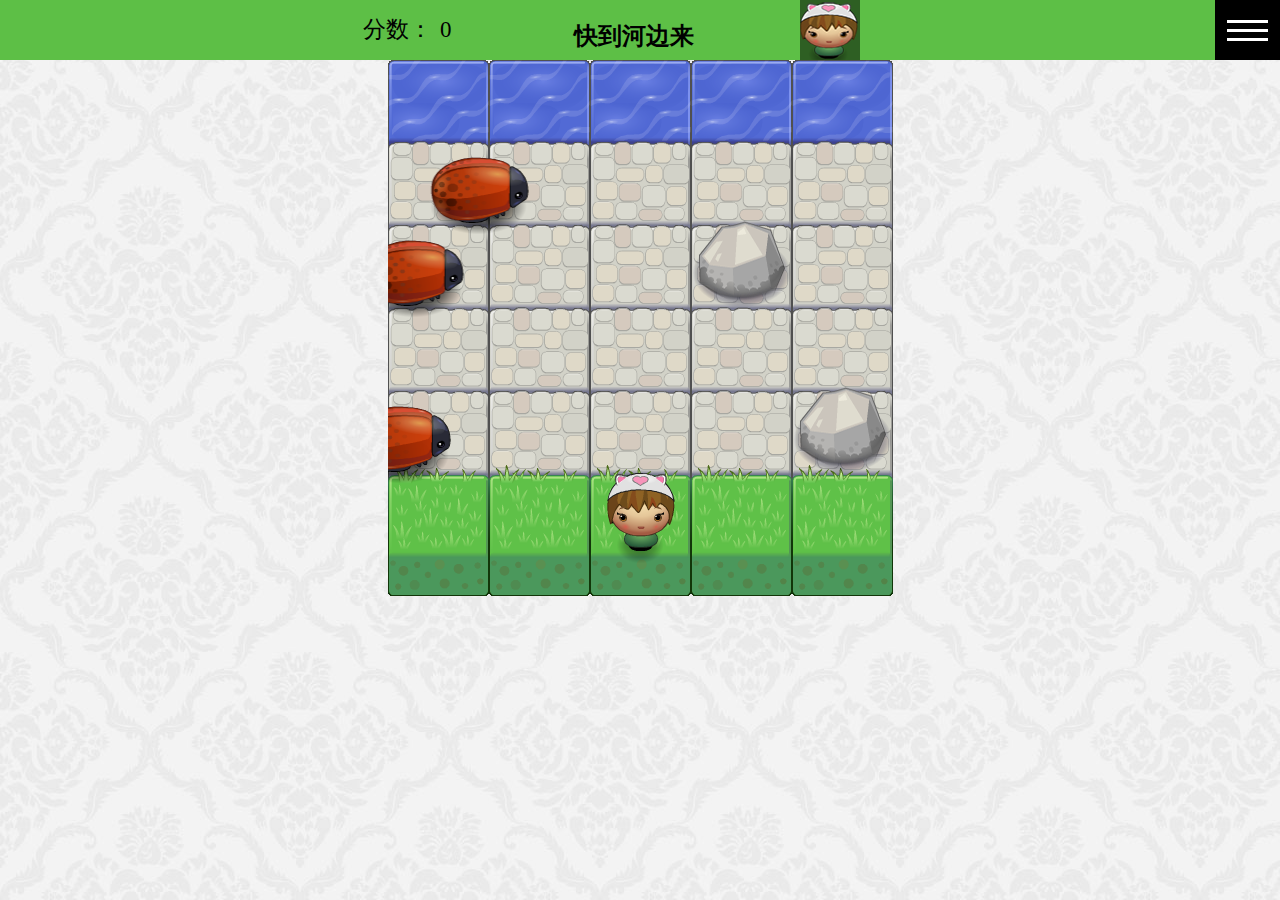
<file: game/index.html>
<!DOCTYPE html>
<html>
<head>
    <meta charset="UTF-8">
   <!-- <meta name="viewport"
          content="width=device-width, user-scalable=no, initial-scale=1.0, maximum-scale=1.0, minimum-scale=1.0"/>-->
    <title>Effective JavaScript: Frogger</title>
    <link rel="stylesheet" href="css/style.css">
</head>
<body>
<header>
    <audio src="1.mp3" autoplay="autoplay">
    </audio>
    <div id="one"></div><nav>
    <span>分数：<span id="scores">0</span></span>
    <h2>快到河边来</h2>
    <div id="imgs">
        <img src="images/player-imgs/char-cat-girl.png" alt="" >
    </div>
</nav>
    <div id="three">
    <div id="options">
        <button>
            <p class="line"></p>
            <p class="line"></p>
            <p class="line"></p>
        </button>
    </div>
</div>
</header>
  <div id="selected">
      <ul>
          <li><img src="images/player-imgs/char-boy.png" alt="" name="char-boy"></li>
          <li><img src="images/player-imgs/char-cat-girl.png" alt="" name="char-cat-girl"></li>
          <li><img src="images/player-imgs/char-horn-girl.png" alt=""  name="char-horn-girl"></li>
          <li><img src="images/player-imgs/char-pink-girl.png" alt="" name="char-pink-girl"></li>
          <li><img src="images/player-imgs/char-princess-girl.png" alt="" name="char-princess-girl"></li>
      </ul>
  </div>
<!--<div class="mobile">
    <div class="btn-mobile">
        <button class="btn1"></button>
        <button class="btn2" ></button>
        <button class="btn3"></button>
        <button class="btn4"></button>
    </div>
</div>-->

    <script src="jquery-1.12.4.js"></script>
    <script src="js/style.js"></script>
    <script src="js/resources.js"></script>
    <script src="js/app.js"></script>
    <script src="js/engine.js"></script>
</body>
</html>
</file>
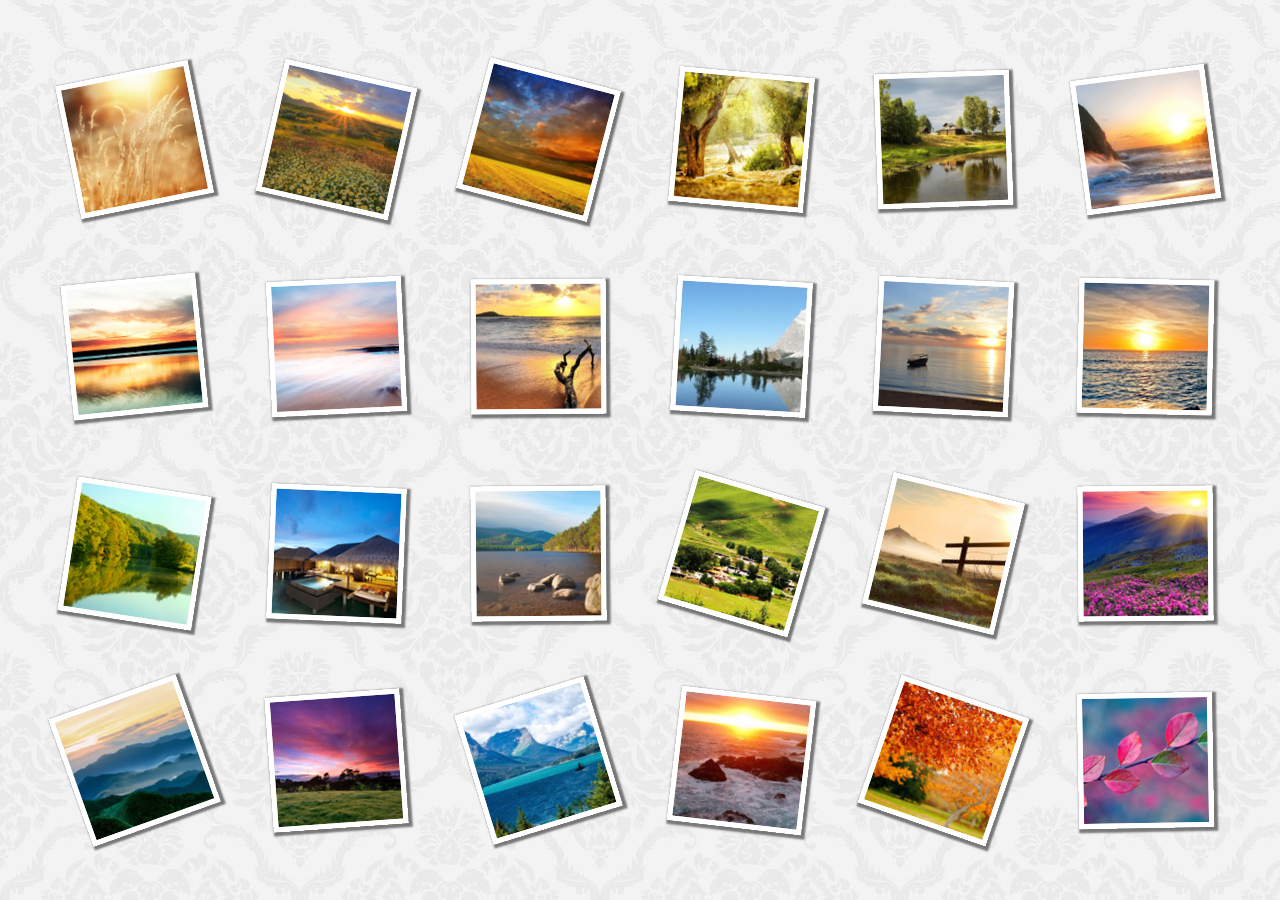
<file: PhotoWall/index.html>
<!DOCTYPE html>
<html>
<head lang="en">
    <meta charset="UTF-8">
    <!--<meta name="viewport"
          content="width=device-width, user-scalable=no, initial-scale=1.0, maximum-scale=1.0, minimum-scale=1.0"/>-->
    <title></title>
    <style>
       *{
           margin: 0;
           padding: 0;
       }
        body,html{
            width: 100%;
            height: 100%;
        }
        #container{
            width: 100%;
            height: 100%;
            background: url("img/bg.jpg");
            position: relative;
        }
       #container .imgs{
            width: 125px;
            height: 125px;
            border: 5px solid white;
            -webkit-box-shadow:2px 2px 2px 2px rgba(0,0,0,0.5);
            -moz-box-shadow: 2px 2px 2px 2px rgba(0,0,0,0.5);;
            -ms-box-shadow: 2px 2px 2px 2px rgba(0,0,0,0.5);;
            -o-box-shadow: 2px 2px 2px 2px rgba(0,0,0,0.5);
            box-shadow: 2px 2px 2px 2px rgba(0,0,0,0.5);
           position: absolute;
           left: -500px;
           top: -500px;
           cursor: pointer;
           -webkit-transition: all 1s ease;
           -moz-transition: all 1s ease;
           -ms-transition: all 1s ease;
           -o-transition: all 1s ease;
           transition: all 1s ease;
        }
       #container span{
           width: 125px;
           height: 125px;
           /*border: 1px solid white;*/
           position: absolute;
           cursor: pointer;
           opacity: 0;
           transition: all 0.1s ease;//还有问题
           /*display: none;*/
       }
      #prev,#next{
           width: 60px;
           height:60px;
          background-color: #ffffff;
          background-repeat: no-repeat;
          background-position: center;
          position: absolute;
          margin-top: -30px;
          cursor: pointer;
          top: 50%;
          display: none;
            }
        #prev{
            background-image: url("img/prev.png");
            left: 0;
            -webkit-border-radius:0 8px 8px 0;
            -moz-border-radius:0 8px 8px 0;
            border-radius:0 8px 8px 0;
        }
        #next{
            background-image: url("img/next.png");
            right: 0;
            -webkit-border-radius:8px 0 0 8px;
            -moz-border-radius:8px 0 0 8px;
            border-radius:8px 0 0 8px;

        }
    </style>
</head>
<body>
<div id="container"></div>
<div id="prev"></div>
<div id="next"></div>
<script>
    (function(){
        var ROW=4,COL=6,NUM=ROW*COL,BIGW=750,BIGH=500,SPANW=SPANH=125;
        var count=0;
        var index = 0;
        var aDiv;
        var fGapRow;
        var fGapCol;
        var widthImg;
        var heightImg;
        var rowGroup;
        var colGroup;
        var oContainer=document.getElementById("container");
        //预加载
        for(var i= 0;i<NUM;i++){
            //预加载小图片
            var oThumbsImg=new Image();
            oThumbsImg.onload=function(){
                count++;
                if(count == NUM*2){
                    loadsuccess();
                }
            };
            oThumbsImg.src="img/thumbs/"+(i+1)+".jpg";

            //预加载大图片
            var oBigImg=new Image();
            oBigImg.onload=function(){
                count++;
                if(count== NUM*2){
                    loadsuccess();
                }
            };
            oBigImg.src="img/"+(i+1)+".jpg";
        }



        function loadsuccess(){
            aDiv=oContainer.getElementsByTagName("div");
            //图片的添加
           for(var i=0;i<ROW;i++){
               for(var j=0;j<COL;j++){
                  index++;
                 var  oDiv=document.createElement('div');
                   oDiv.ses={
                       row:i+1,
                       col:j+1
                   };
                   oDiv.index=index;
                   oDiv.className="imgs";
                   oDiv.style.backgroundImage='url("img/thumbs/'+(index)+'.jpg")';
                   oContainer.appendChild(oDiv);
                   aDiv[index-1].innerHTML="<span></span>";
               }
//           oContainer.innerHTML +="<div class='imgs'></div>";
//               注意：用+= 而不是= ，=是赋值，会覆盖上次添加的
           }
//           图片的位置计算
             widthImg=aDiv[0].offsetWidth;
             heightImg=aDiv[0].offsetHeight;
             fGapRow=(oContainer.offsetWidth-widthImg*COL)/(COL+1);
             fGapCol=(oContainer.offsetHeight-heightImg*ROW)/(ROW+1);
             rowGroup=widthImg+fGapRow;
             colGroup=heightImg+fGapCol;
//            console.log(aDiv[0].index);
            for(var i=0;i<NUM;i++){
              aDiv[i].style.left=fGapRow+rowGroup*(aDiv[i].ses.col-1)+'px';
              aDiv[i].style.top=fGapCol +colGroup*(aDiv[i].ses.row-1) +'px';
              aDiv[i].style.transform='rotate('+(Math.random()*40-20)+'deg)';
              aDiv[i].style.transitionDelay= (NUM-i)*100+"ms";
            }
//            console.log(oContainer.offsetWidth);
        };
            //点击小图片后
         //定义标志位
       var sign=true;//sign是标杆，sign为true时表示散开要合并，sign为false时表示合并要散开。
       var  bigGapRow=(oContainer.offsetWidth-BIGW)/2;
       var  bigGapCol=(oContainer.offsetHeight-BIGH)/2;
        var oPrev=document.getElementById("prev");
        var oNext=document.getElementById("next");
        //利用事件委托，把子元素事件委托给父元素绑定
            oContainer.onclick=function(e){
//                var target= e.target;
                //e.target=>container/span/div
//              console.log("target");
           if(this !== e.target){
               if(sign){//sign为true时表示散开要合并
                   for(var i=0;i<aDiv.length;i++){
                       aDiv[i].style.left= bigGapRow+SPANW*(aDiv[i].ses.col-1) +"px";
                       aDiv[i].style.top = bigGapCol+SPANH*(aDiv[i].ses.row-1)+"px";
                       aDiv[i].style.borderWidth= 1+"px";
                       aDiv[i].style.transform='rotate(0deg)';
                       aDiv[i].style.transitionDelay="0ms";
                       var oSpan=aDiv[i].getElementsByTagName("span")[0];
                       oSpan.style.opacity=1;
//                       oSpan.style.display="block";
                       if(e.target.className=="imgs"){
                          index= e.target.index;
                       }else{
                           index=e.target.parentNode.index;
                       }
                       oSpan.style.backgroundImage="url(img/"+index+".jpg)";
                       oSpan.style.backgroundPosition= -SPANW*(aDiv[i].ses.col-1)+"px "+(-SPANH*(aDiv[i].ses.row-1))+"px";
                   }
               oPrev.style.display=oNext.style.display="block";
               }else{//sign为false时表示合并要散开。
                 for(var i=0;i<aDiv.length;i++){
                     aDiv[i].style.left=fGapRow+rowGroup*(aDiv[i].ses.col-1)+'px';
                     aDiv[i].style.top=fGapCol +colGroup*(aDiv[i].ses.row-1) +'px';
                     aDiv[i].style.transform='rotate('+(Math.random()*40-20)+'deg)';
                     var oSpan=aDiv[i].getElementsByTagName("span")[0];
                     oSpan.style.transitionDelay = "0ms";
                     oSpan.style.opacity=0;
                 }
                   oPrev.style.display=oNext.style.display="none";
               }
               sign= !sign;
           }
    };

        oPrev.onclick=oNext.onclick=function(){
            if(this==oPrev){
                index--;
                if(index==0){
                    index=NUM;
                }
            }else{
                index++;
                if(index==NUM+1){
                    index=1;
                }
            }
            var aOrder =[];
            var afir=[];
            for(var i=0;i<aDiv.length;i++){
                aOrder.push(i);
                afir.push(i);
            }
            aOrder.sort(
                    function(){
                        return Math.random() - 0.5;
                    }
            );
//            console.log(aOrder);
             for(var i=0;i<aDiv.length;i++){
                 var oSpan;
                 if(index%2==0){
                     oSpan=aDiv[afir[i]].getElementsByTagName("span")[0];
                 }else{
                     oSpan=aDiv[aOrder[i]].getElementsByTagName("span")[0];
                 }
                 oSpan.style.backgroundImage="url(img/"+index+".jpg)";
                 oSpan.style.transitionDelay= (i+2)*50+"ms";
          }
        }
    })();

</script>
</body>
</html>
</file>
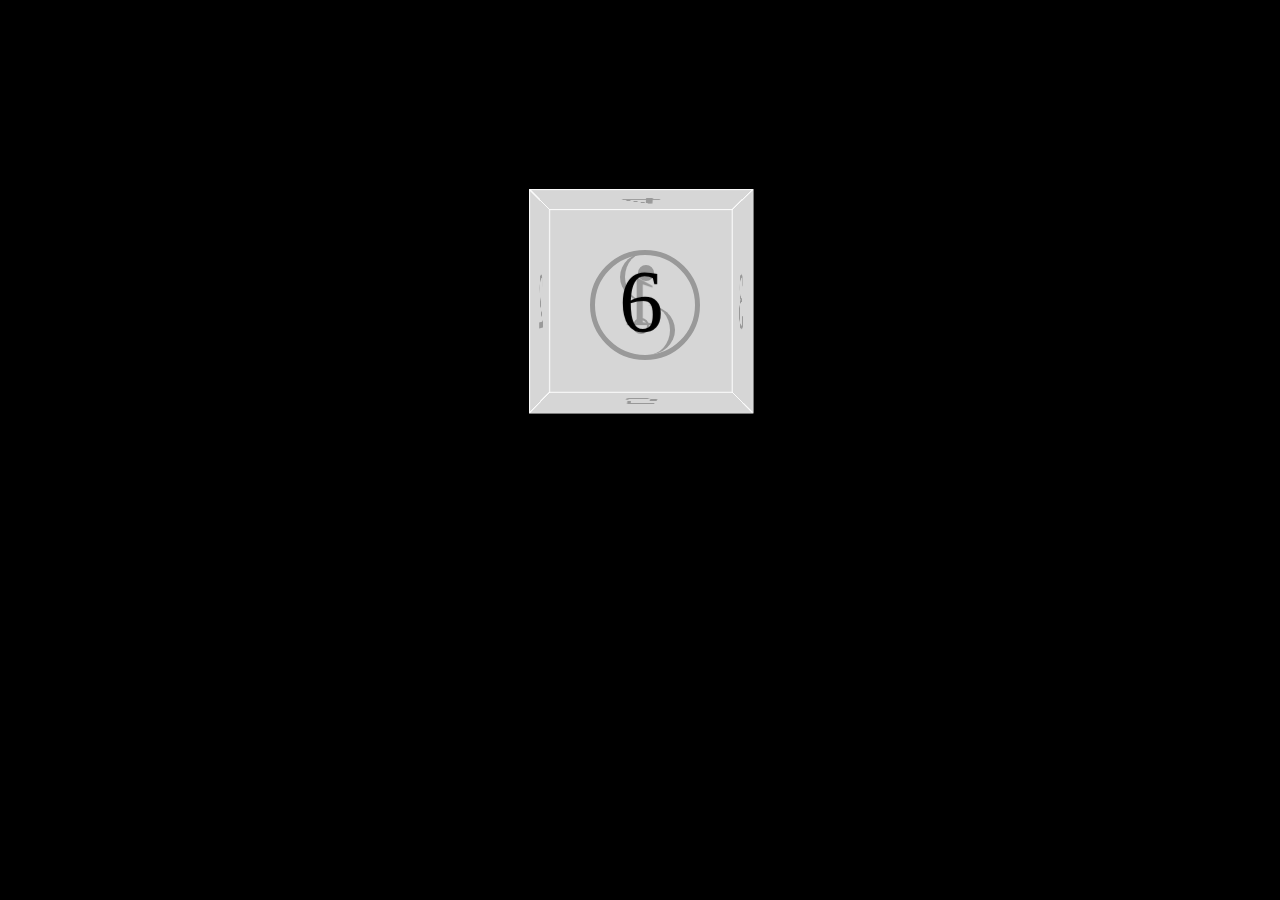
<file: 3D cube.html>
<!DOCTYPE html>
<html>
<head lang="en">
    <meta charset="UTF-8">
    <title></title>
    <meta name="viewport"
          content="width=device-width, user-scalable=no, initial-scale=1.0, maximum-scale=1.0, minimum-scale=1.0"/>
    <style>
        *{
            padding: 0;
            margin: 0;
        }
        html{
            font-size: 20px;
        }
        body{
            background: black;
            -webkit-perspective: 50rem;
            -moz-perspective: 50rem;
            -ms-perspective: 50rem;
            -o-perspective: 50rem;
            perspective: 50rem;
            -webkit-perspective-origin: 50% 50%;
            -moz-perspective-origin: 50% 50%;
            -ms-perspective-origin: 50% 50%;
            -o-perspective-origin: 50% 50%;
            perspective-origin: 50% 50%;
        }
        #container{
            margin: 10rem auto;
            width: 10rem;
            height: 10rem;
            -webkit-transform-style: preserve-3d;
            -moz-transform-style: preserve-3d;
            -ms-transform-style: preserve-3d;
            -o-transform-style: preserve-3d;
            transform-style: preserve-3d;
            -webkit-animation: rotate 2s linear infinite;
            -moz-animation: rotate 2s linear infinite;
            -ms-animation: rotate 2s linear infinite;
            -o-animation: rotate 2s linear infinite;
            animation: rotate 2s linear infinite;
        }
        .cube{
           width: 10rem;
            height: 10rem;
            background: rgba(255, 255, 255, 0.6);
            font-size: 4rem;
            line-height: 10rem;
            text-align: center;
            border: 0.05rem solid #fff;
            position: absolute;
            top: 0;
            left: 0;
        }
        #one{
            -webkit-transform: rotateY(180deg) translateZ(5rem);
            -moz-transform: rotateY(180deg) translateZ(5rem);
            -ms-transform: rotateY(180deg) translateZ(5rem);
            -o-transform: rotateY(180deg) translateZ(5rem);
            transform: rotateY(180deg) translateZ(5rem);

        }
        #two{
            -webkit-transform:rotateY(-90deg) translateZ(5rem);
            -moz-transform:rotateY(-90deg) translateZ(5rem);
            -ms-transform:rotateY(-90deg) translateZ(5rem);
            -o-transform:rotateY(-90deg) translateZ(5rem);
            transform:rotateY(-90deg) translateZ(5rem);
        }
        #three{
            -webkit-transform:rotateY(90deg) translateZ(5rem);
            -moz-transform:rotateY(90deg) translateZ(5rem);
            -ms-transform:rotateY(90deg) translateZ(5rem);
            -o-transform:rotateY(90deg) translateZ(5rem);
            transform:rotateY(90deg) translateZ(5rem);
        }
        #four{
            -webkit-transform:rotateX(90deg) translateZ(5rem);
            -moz-transform:rotateX(90deg) translateZ(5rem);
            -ms-transform:rotateX(90deg) translateZ(5rem);
            -o-transform:rotateX(90deg) translateZ(5rem);
            transform:rotateX(90deg) translateZ(5rem);
        }
        #five{
            -webkit-transform:rotateX(-90deg) translateZ(5rem);
            -moz-transform:rotateX(-90deg) translateZ(5rem);
            -ms-transform:rotateX(-90deg) translateZ(5rem);
            -o-transform:rotateX(-90deg) translateZ(5rem);
            transform:rotateX(-90deg) translateZ(5rem);
        }
        #six{
            -webkit-transform: translateZ(5rem);
            -moz-transform: translateZ(5rem);
            -ms-transform: translateZ(5rem);
            -o-transform: translateZ(5rem);
            transform: translateZ(5rem);
        }
        @keyframes rotate {
        from{

        }
        to{
            -webkit-transform: rotateY(-360deg);
            -moz-transform: rotateY(-360deg);
            -ms-transform: rotateY(-360deg);
            -o-transform: rotateY(-360deg);
            transform: rotateY(-360deg);
        }
        }

        #big{
            height: 5rem;
            width: 5rem;
            border-radius: 90%;
            border: 0.25rem solid black;
            position: relative;
            top: 2.5rem;
            left: 2.5rem;

        }
        #white{
            height: 2.5rem;
            width: 2.5rem;
            border-radius: 90%;
            border-left: 0.25rem solid black;
            position: absolute;
            top: -0.15rem;
            left: 1.25rem;
            /*border-right-color:transparent;*/

        }
        #black{
            height: 2.5rem;
            width: 2.5rem;
            border-radius: 90%;
            border-right: 0.25rem solid black;
            position: absolute;
            bottom: 0;
            left: 1.25rem;
            /*border-left-color:transparent;*/
        }
        #ws{
            height: 0.625rem;
            width: 0.625rem;
            border-radius: 90%;
            border: 0.1rem solid black;
            background: black;
            position: absolute;
            top: 0.625rem;
            left: 0.625rem;
        }
        #bs{
            height: 0.625rem;
            width: 0.625rem;
            border-radius: 90%;
            border: 0.1rem solid black;
            position: absolute;
            top: 0.625rem;
            left: 0.625rem;
        }
    </style>
</head>
<body>
<div id="container">
    <div id="big">
        <div id="white">
            <div id="ws"></div>
        </div>
        <div id="black">
            <div id="bs"></div>
        </div>
    </div>
    <div id="one" class="cube">1</div>
    <div id="two" class="cube">2</div>
    <div id="three" class="cube">3</div>
    <div id="four" class="cube">4</div>
    <div id="five" class="cube">5</div>
    <div id="six" class="cube">6</div>
</div>
</body>
</html>
</file>
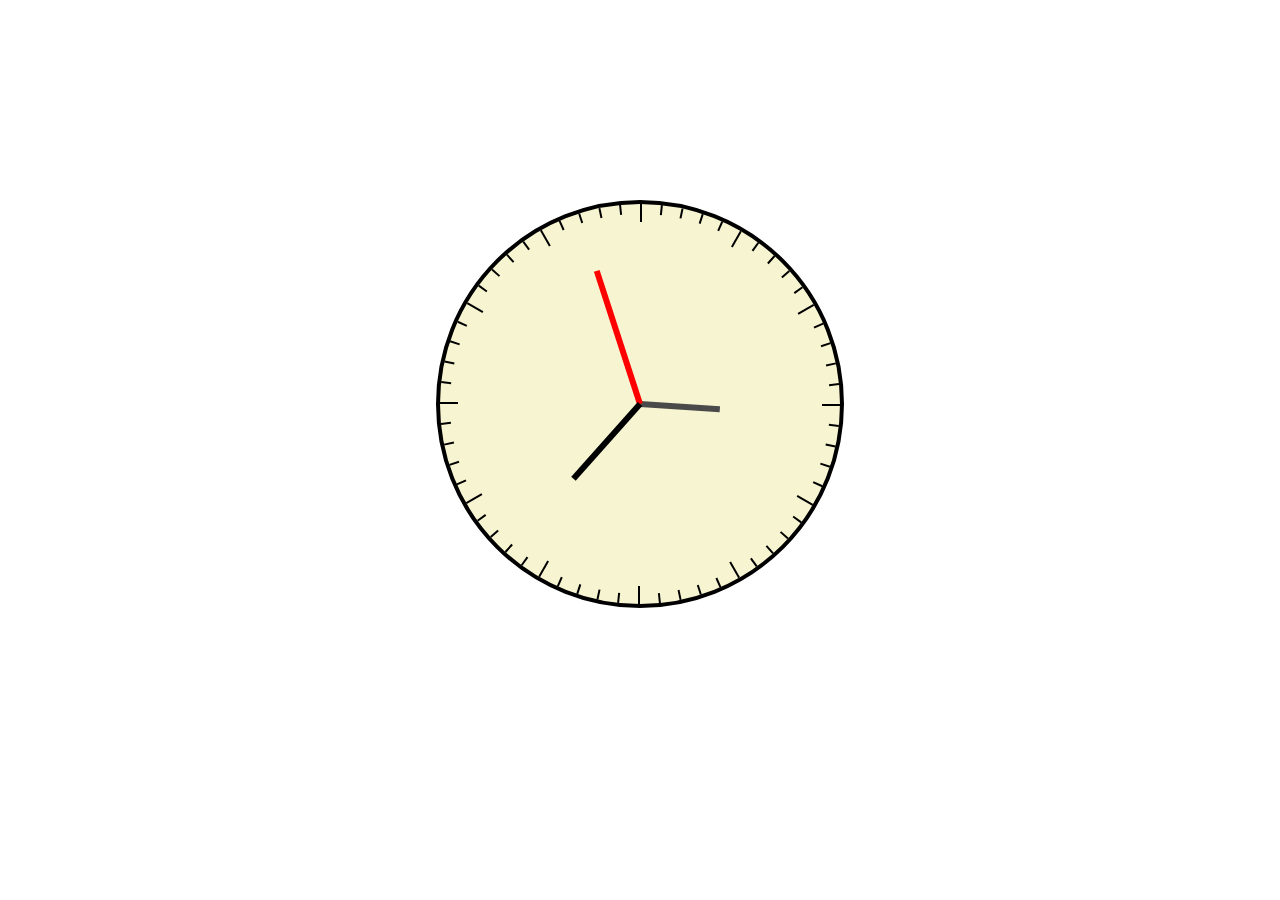
<file: clocks.html>
<!DOCTYPE html>
<html>
<head lang="en">
    <meta charset="UTF-8">
<!--
    <meta name="viewport"
          content="width=device-width, user-scalable=no, initial-scale=1.0, maximum-scale=1.0, minimum-scale=1.0"/>
-->
    <title></title>
    <style>
        #clock{
            height: 400px;
            width: 400px;
            margin: 200px auto;
            border-radius: 90%;
            border: 4px solid black;
            position: relative;
            background: #f7f5d1
        ;

        }
        #dial li{
        height: 10px;
        width: 2px;
        background: black;
        list-style: none;
        position: absolute;
        top:0px;
        left: 200px;
        transform-origin: 0 200px;
        }
        #dial li:nth-child(5n+1){
            height: 18px;
        }
        /*li:nth-child(2){*/
            /*transform: rotate(6deg);*/
        /*}*/
        /*li:nth-child(3){*/
            /*transform: rotate(12deg);*/
        /*}*/
        /*li:nth-child(4){*/
            /*transform: rotate(18deg);*/
        /*}*/
        /*li:nth-child(5){*/
            /*transform: rotate(24deg);*/
        /*}*/
        /*li:nth-child(6){*/
            /*transform: rotate(30deg);*/
        /*}*/
        #hour{
            width: 6px;
            height: 80px;
            background: #4a4a4a;
            position: absolute;
            top: 120px;
            left: 197px;
            transform-origin: bottom;
        }
        #minute{
            width: 6px;
            height: 100px;
            background: black;
            position: absolute;
            top: 100px;
            left: 197px;
            transform-origin: bottom;
        }
        #second{
            width: 6px;
            height: 140px;
            background: red;
            position: absolute;
            top: 60px;
            left: 197px;
            transform-origin: bottom;
        }
    </style>
</head>
<body>
<div id="clock">
    <ul id="dial">
            <!--<li></li>-->
            <!--<li></li>-->
            <!--<li></li>-->
            <!--<li></li>-->
            <!--<li></li>-->
            <!--<li></li>-->
    </ul>
    <div id="hour">
    </div>
    <div id="second">
    </div>
    <div id="minute">
    </div>
</div>
<script>
    (function(){
        var oDial=document.getElementById("dial");
        var oHour=document.getElementById("hour");
        var oMinute=document.getElementById("minute");
        var oSecond=document.getElementById("second");
        for(var i=0;i<60;i++){
            oDial.innerHTML+="<li style='transform: rotate("+i*6+"deg)'></li>"
        }
        run();
        setInterval(run,1000);

        function run(){
            var date=new Date();
            var nowSecond=date.getSeconds();
            var nowMinute=date.getMinutes()+nowSecond/60;
            var nowHour=date.getHours()+nowMinute/60;
            oSecond.style.transform="rotate("+nowSecond*6+"deg)";
            oMinute.style.transform="rotate("+nowMinute*6+"deg)";
            oHour.style.transform="rotate("+nowHour*6+"deg)";
        }
    })();
</script>
</body>
</html>
</file>
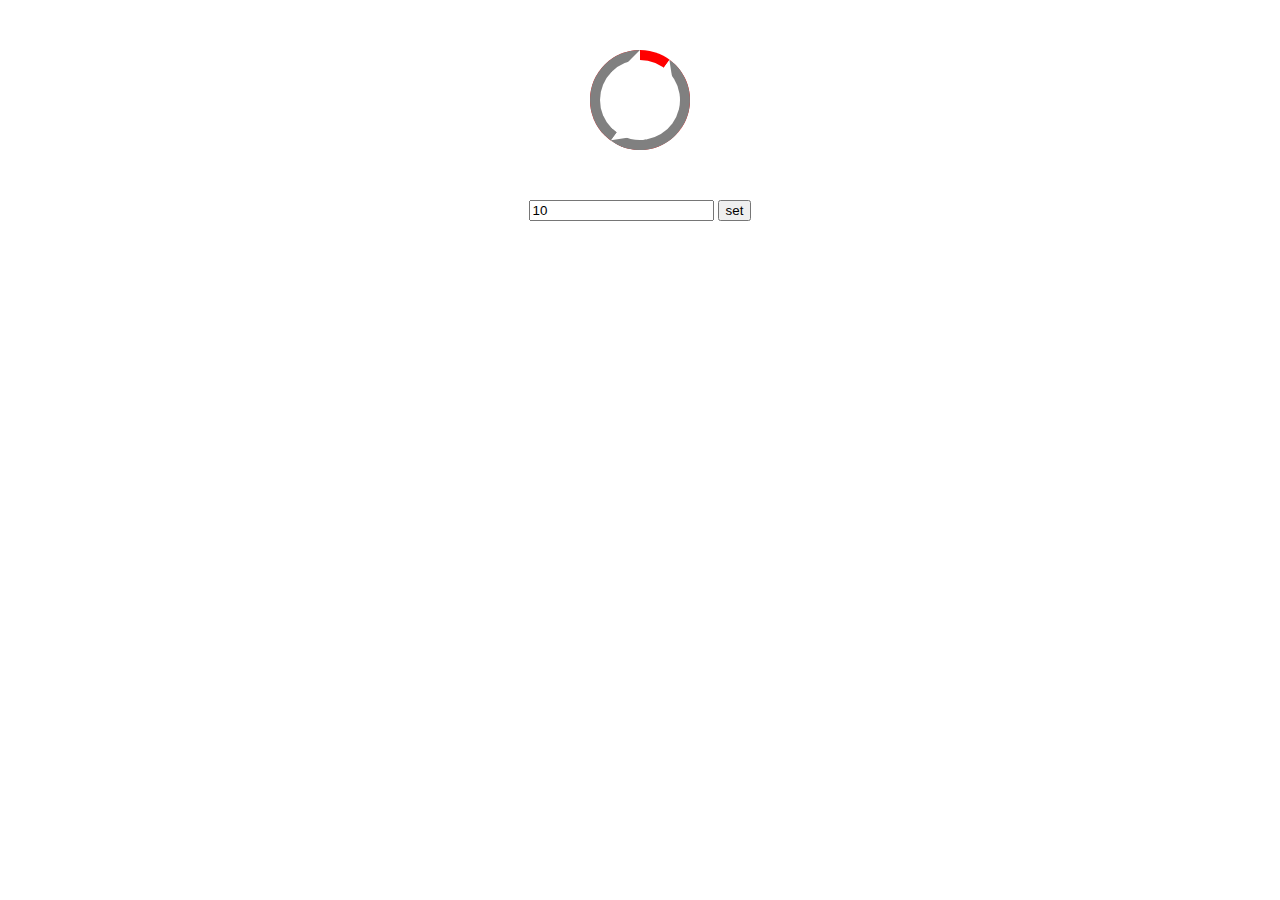
<file: 技能圈例子.html>
<!DOCTYPE html>
<html>
<head lang="en">
    <meta charset="UTF-8">
    <title></title>
    <style>body{text-align: center}
    .demo1-bg1{
        width: 100px;
        height: 100px;
        display: -webkit-box;
        -webkit-box-pack: center;
        -webkit-box-align: center;
        margin: 50px auto;
        background: #fff;
        border-radius: 50%;
        box-shadow: 0 0 0 10px red inset;
    }
    .demo1-bg2-1,.demo1-bg2-2{
        position: relative;
        margin: 0;
        padding: 0;
        -webkit-box-flex: 1;
        height: 80px;
        background: #fff;
        border: 10px solid grey;
    }
    .demo1-bg2-1{
        border-radius: 50px 0 0 50px;
        border-color: grey transparent grey grey;
        transform-origin: 100% 50%;
        z-index: 1;
    }
    .demo1-bg2-2{
        border-radius: 0 50px 50px 0;
        border-color: grey grey grey transparent;
        transform-origin: 0 50%;
        z-index: 2;
    }</style>
</head>
<body>
<div class="demo1-bg1">
    <div id="J_bg2_1" class="demo1-bg2-1"></div>
    <div id="J_bg2_2" class="demo1-bg2-2"></div>
</div>
<input type="text" id="J_btn_1" name="" value="10">
<input id="J_btn_2" type="button" name="" value="set">
<script src="js/demo.js"></script>
</body>
</html>
</file>
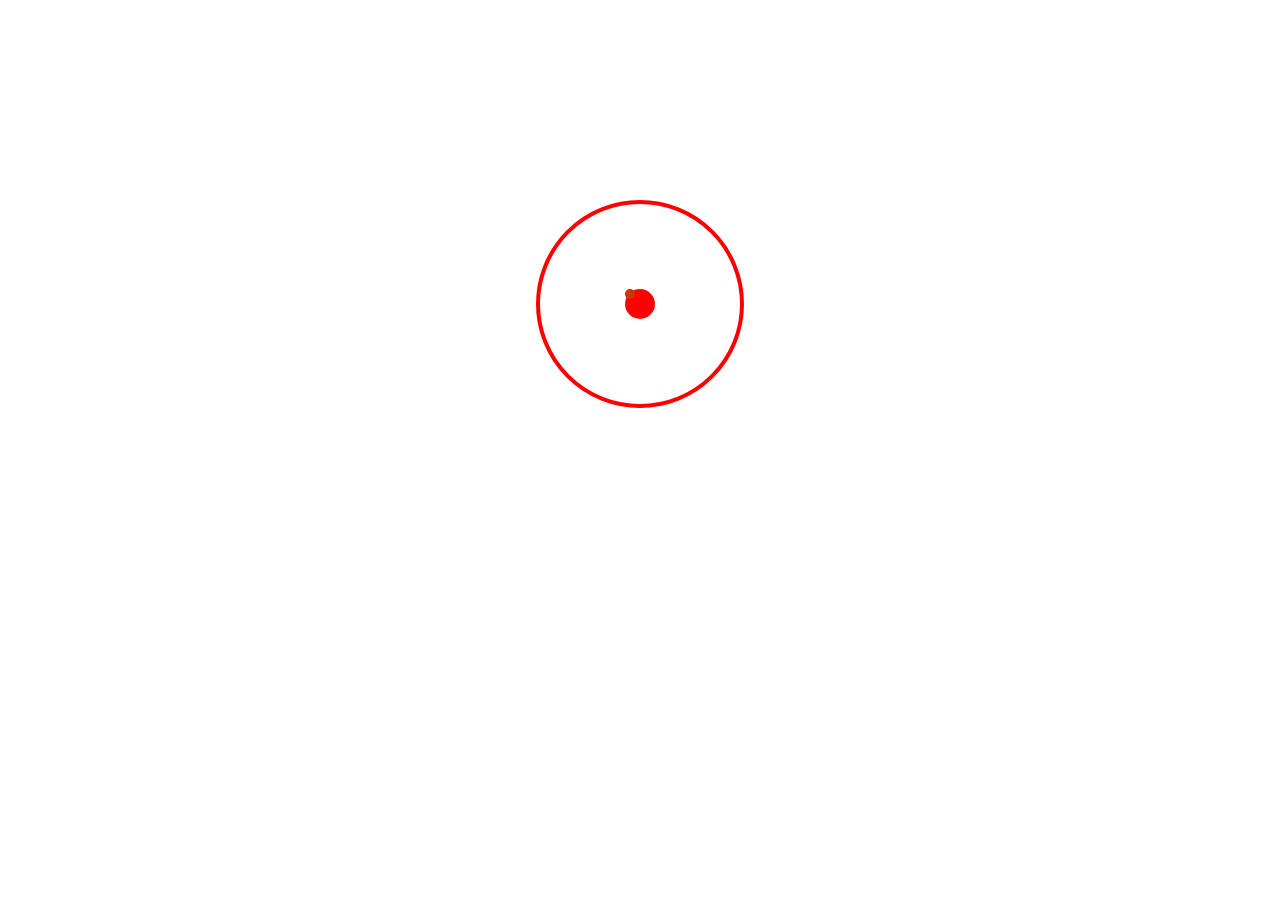
<file: 水波纹效果.html>
<!DOCTYPE html>
<html>
<head lang="en">
    <meta charset="UTF-8">
    <title></title>
    <style>
        .icon-container{
            width: 200px;
            height: 200px;
            border: 4px solid red;
            border-radius: 50%;
            margin: 200px auto;
            position: relative;
        }
        .icon-circle{
            left: 85px;
            top: 85px;
            width: 30px;
            height: 30px;
            background: red;
            border-radius: 50%;
            position: absolute;
        }
        /* .icon-circle:before{
             content:' ';
             position: absolute;
             z-index:2;
             left:0;
             top:0;
             width:10px;
             height:10px;
             background-color: #ff4200;
             border-radius: 50%;
         }*/
        .icon-circle:after{
            content:' ';
            position: absolute;
            z-index:1;
            width:10px;
            height:10px;
            background-color: #ff4200;
            border-radius: 50%;
            box-shadow: 0 0 10px rgba(0,0,0,.3) inset;
            -webkit-animation-name:ripple;/*动画属性名，也就是我们前面keyframes定义的动画名*/
            -webkit-animation-duration: 1s;/*动画持续时间*/
            -webkit-animation-timing-function: ease; /*动画频率，和transition-timing-function是一样的*/
            -webkit-animation-delay: 0s;/*动画延迟时间*/
            /*-webkit-animation-iteration-count: infinite;/!*定义循环资料，infinite为无限次*!/*/
            -webkit-animation-direction: normal;/*定义动画方式*/
            -webkit-animation-play-state:paused;
        }
        .icon-circle:hover{
            -webkit-animation-play-state:running;
        }
        @keyframes ripple{
            0% {
                left:15px;
                top:15px;
                opcity:75;
                width:0;
                height:0;
            }
            100% {
                left:-85px;
                top:-85px;
                opacity: 0;
                width:200px;
                height:200px;
            }
        }
    </style>
</head>
<body>
<div class="icon-container">
    <div class="icon-circle"></div>
</div>
</body>
</html>
</file>
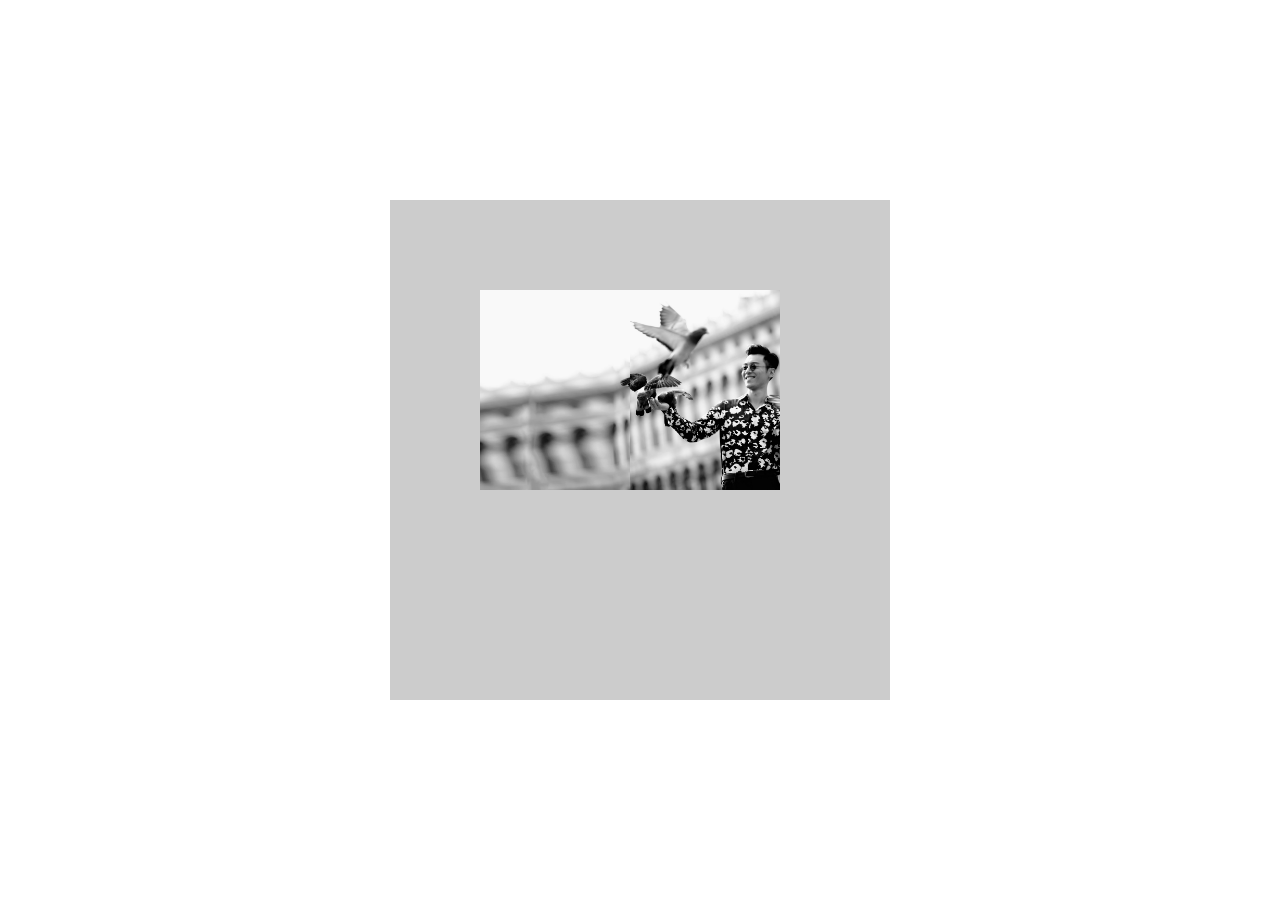
<file: 窗口特效.html>
<!DOCTYPE html>
<html>
<head lang="en">
    <meta charset="UTF-8">
    <title></title>
</head>
<style>
   .main{
      /* border: 2px solid;*/
       width: 500px;
       height: 500px;
       margin: 200px auto;
       position: relative;
       float: inherit;
       z-index: 3;
       background: #cccccc;
   }
   .window{
      width: 300px;
       height: 200px;
       /*border: 2px solid;*/
       position: absolute;
       background-image: url("img/1.jpg");
       -webkit-background-size: cover;
       background-size:cover;
       top: 90px;
       left: 90px;
       z-index: 1;
   }
    .w-left,.w-right{
        width: 50%;
        height: 100%;
    }
   .w-left{
       position: absolute;
       /*background: red;*/
       background-image: url("img/1/2left.jpg");
       background-size:cover;
       left: 0;
       top: 0;
   }
   .window:hover .w-left{
      left: -150px;
       transition:all 5s ease-in;
   }
   .w-right{
       position: absolute;
        /*background: green;*/
       background-image: url("img/1/2right.jpg");
       background-size:cover;
       top: 0;
       right: 0;
    }
   .window:hover .w-right{
       right: -150px;
       transition:all 5s ease-in;
   }
    .w{
        position: absolute;
        top: -90px;
        left: -90px;
   }
</style>
<body>
<div class="main">
    <div class="window">
        <div class="w-left"></div>
        <div class="w-right"></div>
        <div class="w">
            <canvas id="canvasId" width="500" height="500"></canvas>
        </div>
    </div>
</div>
<script type="text/javascript">
    var canvas = document.getElementById("canvasId");
    var context = canvas.getContext("2d");
    context.fillStyle = "#cccccc";//设置填充色（可以是渐变色或半透明色）
    context.fillRect(0,0,canvas.width,canvas.height);//填充背景我色
    context.clearRect(90,90,300,200);//抠出一个矩形区域
</script>
<!--<script src="js/jquery-1.12.4.min.js"></script>
<script>
    $(function(){

    });
</script>-->
</body>
</html>
</file>
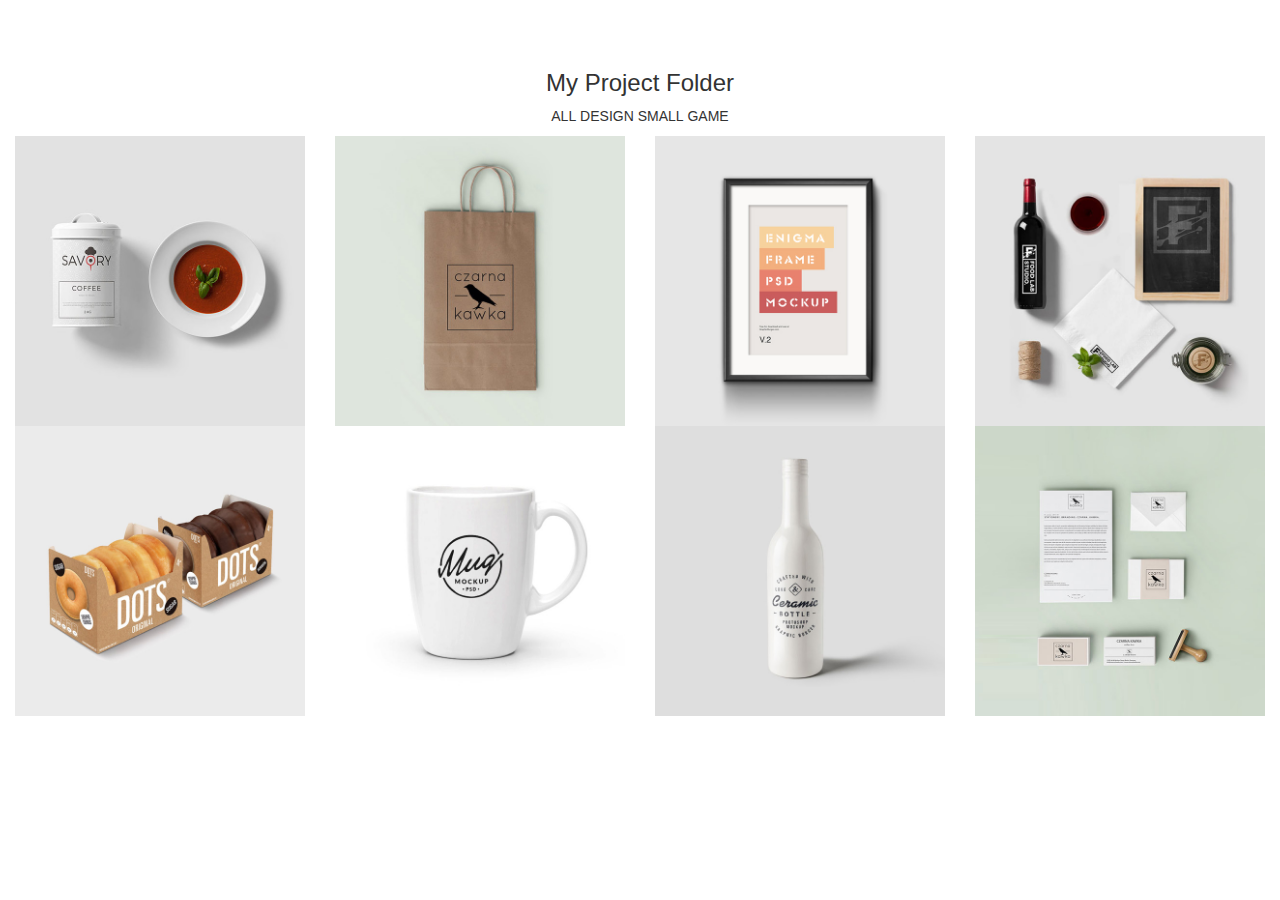
<file: 筛选布局模拟.html>
<!DOCTYPE html>
<html>
<head lang="en">
    <meta charset="UTF-8">
    <title></title>
    <link href="//netdna.bootstrapcdn.com/font-awesome/4.7.0/css/font-awesome.min.css" rel="stylesheet">
    <link rel="stylesheet" href="css/bootstrap.min.css"/>
    <link rel="stylesheet" href="css/animate.min.css">
    <script src="js/jquery-1.12.4.min.js"></script>
    <script src="js/bootstrap.min.js"></script>
    <!--<link rel="stylesheet" href="css/index.css">-->
    <link rel="stylesheet" href="css/common.css">
    <style>
        /*WORKS部分*/
        .works .controls-portfolio{
            margin-bottom: 2.5rem;
        }
        .works #controls-portfolio li{
            margin-top: 1rem;
            display: inline-block;
            font-size: 14px;
            font-family: "Open Sans", sans-serif;
            color: #606060;
            letter-spacing: 0.05rem;
            font-weight: 600;
            margin-right: 1.5rem;
            cursor: pointer;
        }
        .works .work{
            overflow: hidden;
            width: 25%;
            padding: 0.025rem;
            position: relative;
            float: left;
            transition: all .3s ease-in;
            border: 2px solid;
        }
        .work img{
            width: 100%;
            height: 100%;
        }
        /*.work .overlay{
            background: rgba(0,174,218,0.8);
            position: absolute;
            top: 0;
            left: 0;
            width: 100%;
            height: 100%;
            opacity: 0;
            -moz-transition: opacity, 0.3s;
            -o-transition: opacity, 0.3s;
            -webkit-transition: opacity, 0.3s;
            transition: opacity, 0.3s;
        }
        .work .overlay-caption {
            position: absolute;
            text-align: center;
            top: 50%;
            width: 100%;
            -moz-transform: translateY(-50%);
            -ms-transform: translateY(-50%);
            -webkit-transform: translateY(-50%);
            transform: translateY(-50%);
        }
        .work h5, .work p, .work img {
            -moz-transition: all, 0.5s;
            -o-transition: all, 0.5s;
            -webkit-transition: all, 0.5s;
            transition: all, 0.5s;
        }
        .work h5, .work p {
            color: #fff;
            margin: 0;
            opacity: 0;
        }
        .work h5 {
            /!*   margin-bottom: 5px;
               -moz-transform: translateY(-500%);
               -ms-transform: translateY(-500%);
               -webkit-transform: translateY(-500%);
               transform: translateY(-500%);*!/
            -moz-transform: translate3d(0, -200%, 0);
            -ms-transform: translate3d(0, -200%, 0);
            -webkit-transform: translate3d(0, -200%, 0);
            transform: translate3d(0, -200%, 0);
        }
        .work p {
            -moz-transform: translate3d(0, 200%, 0);
            -ms-transform: translate3d(0, 200%, 0);
            -webkit-transform: translate3d(0, 200%, 0);
            transform: translate3d(0, 200%, 0);
        }*/
        .work:hover img{
            border: 2px solid;
        }
        .work:hover .overlay{
            opacity: 1;
        }
        .work:hover .overlay h5, .work:hover .overlay p {
            opacity: 1;
            -moz-transform: translate3d(0, 0, 0);
            -ms-transform: translate3d(0, 0, 0);
            -webkit-transform: translate3d(0, 0, 0);
            transform: translate3d(0, 0, 0);
        }
        .a{
            opacity: 1;
            /*-moz-transform: translate3d(0, 0, 0);
            -ms-transform: translate3d(0, 0, 0);
            -webkit-transform: translate3d(0, 0, 0);*/
            transform: translate3d(0, 0, 0) scale(0,0);
            -moz-transition: all, 0.5s;
            -o-transition: all, 0.5s;
            -webkit-transition: all, 0.5s;
            transition: all, 0.5s;
        }
    </style>
</head>
<body>
<div class="container-fluid">
    <div class="row-fluid" style="height: 50px;"></div>
    <div id="work-title">
        <h3 class="text-center">My&nbsp;Project&nbsp;Folder</h3>
        <!--<h4 class="text-center">********这是我的项目夹**********</h4>-->
    </div>
    <div class="controls-portfolio">
        <ul id="controls-portfolio" class="text-center">
            <li style="display: inline-block">ALL</li>
            <li style="display: inline-block">DESIGN</li>
            <li style="display: inline-block">SMALL&nbsp;GAME</li>
        </ul>
    </div>
    <div class="row-fluid one1">
        <div class="col-lg-3 work"><a href=""><img src="img/work-1.jpg" alt="">
        </a></div>
        <div class="col-lg-3 work DESIGN"><a href=""><img src="img/work-2.jpg" alt="">
        </a></div>
        <div class="col-lg-3 work" id="one"><a href=""><img src="img/work-3.jpg" alt="">
        </a></div>
        <div class="col-lg-3 work DESIGN"><a href=""><img src="img/work-4.jpg" alt="">
        </a></div>
    </div>
    <div class="row-fluid">
        <div class="col-lg-3 work DESIGN"><a href=""><img src="img/work-5.jpg" alt="">
        </a></div>
        <div class="col-lg-3 work" id="two"><a href=""><img src="img/work-6.jpg" alt="">
        </a></div>
        <div class="col-lg-3 work GAME" id="three"><a href=""><img src="img/work-7.jpg" alt="">
        </a></div>
        <div class="col-lg-3 work" id="four"><a href=""><img src="img/work-8.jpg" alt="">
        </a></div>
    </div>
</div>
<script src="js/jquery-1.12.4.min.js"></script>
<script>
    $(function(){
        var forone=false;
        var fortwo=false;
        var forthree=false;
        /*My Project Folder部分*/
        $('.controls-portfolio #controls-portfolio li').eq(0).on('click', function () {
            forone=!forone;
            console.log(forone);
            if(forone==true){
                //$('.work').css('display','block');
                $('.work.DESIGN').removeClass('a');
                $('.work.GAME').removeClass('a');
                $('#one').animate({
                    top: 0,
                    left: 0
                }, {
                    transitionProperty: "top,left",
                    transitionDuration: '0.5s'
                });
                $('#two').animate({
                    top: 0,
                    left: 0
                }, {
                    transitionProperty: "top,left",
                    transitionDuration: '0.5s'
                });
                $('#three').animate({
                    top: 0,
                    left: 0
                }, {
                    transitionProperty: "top,left",
                    transitionDuration: '0.5s'
                });
                $('#four').animate({
                    top: 0,
                    left: 0
                }, {
                    transitionProperty: "top,left",
                    transitionDuration: '0.5s'
                });
            }

        });
        $('.controls-portfolio #controls-portfolio li').eq(1).on('click', function () {
            fortwo=!fortwo;
            if(fortwo==true){
                $('.work.DESIGN').addClass('a');
                $('#one').animate({
                    top: 0,
                    right: 390
                }, {
                    transitionProperty: "top,left",
                    transitionDuration: '0.5s'
                });
                $('#two').animate({
                    top: -350,
                    left: 360
                }, {
                    transitionProperty: "top,left",
                    transitionDuration: '0.5s'
                });
                $('#three').animate({
                    top: -350,
                    left: 360
                }, {
                    transitionProperty: "top,left",
                    transitionDuration: '0.5s'
                });
                $('#four').animate({
                    top: 0,
                    right: 1140
                }, {
                    transitionProperty: "top,left",
                    transitionDuration: '0.5s'
                });
            }else{
                $('.work.GAME').removeClass('a');
                $('#four').animate({
                    top: 0,
                    left: 0
                }, {
                    transitionProperty: "top,left",
                    transitionDuration: '0.5s'
                });
            }

            //$('.work.DESIGN').css('display','none');
        });
        $('.controls-portfolio #controls-portfolio li').eq(2).on('click', function () {
            //$('.work.GAME').css('display','none');
            forthree=!forthree;
            if(forthree==true){
                $('.work.GAME').addClass('a');
                $('#four').animate({
                    top: -350,
                    right: 30
                }, {
                    transitionProperty: "top,left,right",
                    transitionDuration: '0.5s'
                });
            }else{

            }
        });

    })
</script>
</body>
</html>
</file>
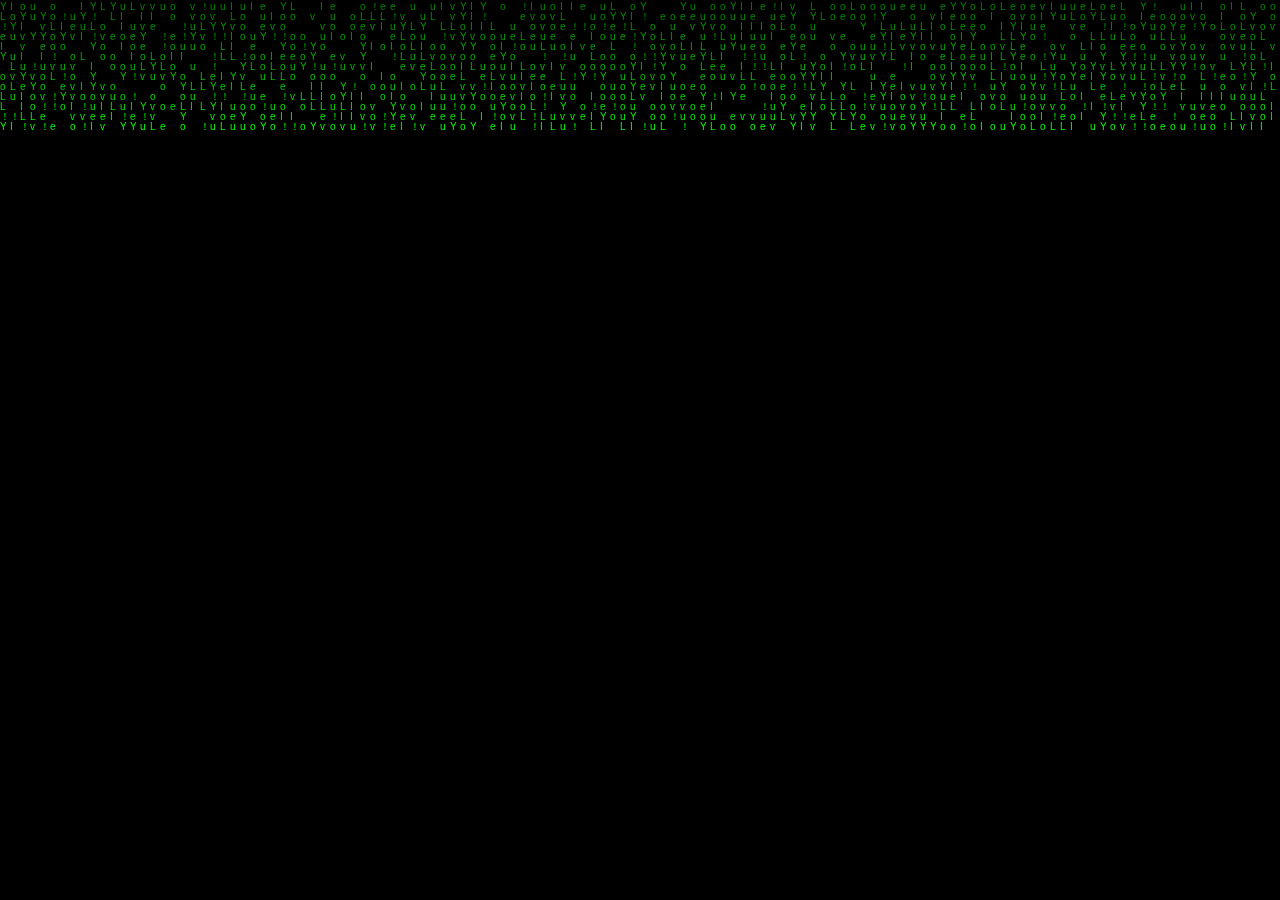
<file: 黑客帝国背景.html>
<!DOCTYPE html>
<html>
<head lang="en">
    <meta charset="UTF-8">
    <title>黑客帝国文字瀑布</title>

    <style type="text/css">
        /*basic reset*/
        * {margin: 0; padding: 0;}
        /*adding a black bg to the body to make things clearer*/
        body {
            background: black;
        }
        canvas {display: block;}
    </style>

</head>
<body>

<canvas id="c"></canvas>

<script type="text/javascript">
    var c = document.getElementById("c");
    var ctx = c.getContext("2d");

    //making the canvas full screen  
    c.height = window.innerHeight;
    c.width = window.innerWidth;

    //chinese characters - taken from the unicode charset  
    var chinese = "I Love You！";
    //converting the string into an array of single characters  
    chinese = chinese.split("");

    var font_size = 10;
    var columns = c.width / font_size; //number of columns for the rain  
    //an array of drops - one per column  
    var drops = [];
    //x below is the x coordinate  
    //1 = y co-ordinate of the drop(same for every drop initially)  
    for (var x = 0; x < columns; x++)
        drops[x] = 1;

    //drawing the characters  
    function draw() {
        //Black BG for the canvas  
        //translucent BG to show trail  
        ctx.fillStyle = "rgba(0, 0, 0, 0.05)";
        ctx.fillRect(0, 0, c.width, c.height);

        ctx.fillStyle = "#0F0"; //green text  
        ctx.font = font_size + "px arial";
        //looping over drops  
        for (var i = 0; i < drops.length; i++) {
            //a random chinese character to print  
            var text = chinese[Math.floor(Math.random() * chinese.length)];
            //x = i*font_size, y = value of drops[i]*font_size  
            ctx.fillText(text, i * font_size, drops[i] * font_size);

            //sending the drop back to the top randomly after it has crossed the screen  
            //adding a randomness to the reset to make the drops scattered on the Y axis  
            if (drops[i] * font_size > c.height && Math.random() > 0.975)
                drops[i] = 0;

            //incrementing Y coordinate  
            drops[i]++;
        }
    }

    setInterval(draw, 50);
</script>

</body>
</html>
</file>
<file: game/css/style.css>
li{
    list-style: none;
}
body {
    margin: 0;
    text-align: center;
    background-image: url("../images/bg.jpg");
}
header{
    margin-bottom: -50px;
    height: 60px;
    background-color: #5dbf46;
    display: -moz-box;
    display: -webkit-box;
    display: box;
}
nav{
    height: 100%;
    width: 505px;
    margin: 0 auto;
    display: -moz-box;
    display: -webkit-box;
    display: box;

}
nav span{
    padding: 0 8px;
    font-size: 23px;
    font-style: normal;
    font-weight: 500;
    display: inline-block;
    line-height: 60px;
    text-align: center;
    -moz-box-flex: 1;
    -webkit-box-flex: 1;
    box-flex: 1;
}
nav h2{
    width: 200px;
    height: 60px;
    -moz-box-flex:2;
    -webkit-box-flex: 2;
    box-flex: 2;
}
nav #imgs{
    width: 60px;
    height: 100%;
    background: rgba(0,0,0,0.5);
    position: relative;
}
#imgs img{
    position: absolute;
    top: 0;
    left: 0;
}
#three button{
    float: right;
    width: 65px;
    height: 60px;
    background: black;
    border-style: none;
    box-sizing: border-box;
    cursor: pointer;
}
#three p{
     display: block;
    -webkit-margin-before: 1px;
    -webkit-margin-after: 1px;
    -webkit-margin-start: 0px;
    -webkit-margin-end: 0px;
}
#three .line{
    margin: 6px;
    border-bottom: 3px solid #fff;
}
#one{
    -moz-box-flex: 1;
    -webkit-box-flex: 1;
    box-flex: 1;
}
#three{
    -moz-box-flex: 1;
    -webkit-box-flex: 1;
    box-flex: 1;
}
#selected{
    display: none;
    position: absolute;
    right: 0px;
    top: 60px;
    height: 94px;
    /*width: 303px;*/
    background: rgba(0,0,0,0.5);
}
#selected ul li{
    float: left;
    cursor: pointer;
    border: 1px solid black;
    margin-right: 2px;
}
/*
.mobile{
    position: absolute;
    bottom: 500px;
}
.btn-mobile{
    position: relative;
    bottom: 20px;
    left: 350px;
    height: 50px;
    width: 50px;
    background: gray;
}
.btn-mobile button{
    position:relative;
    width: 50px;
    height: 50px;
    background: red;
    border-radius: 50%;
}
.btn1{
    top: -60px;
}
.btn2{
    bottom: -10px;
}
.btn3{
    top: -100px;
    left: 60px;
}
.btn4{
    top: -150px;
    right: 60px;
}*/
</file>
<file: css/index.css>
@import url(http://fonts.googleapis.com/css?family=Open%20Sans:300,400,500,600,700);
@import url(http://fonts.googleapis.com/css?family=Merriweather:300,400,500,600,700);
html{
    font-size: 20px;
}
p {
    font-size: 0.65rem;
    line-height:1.12rem;
    color: #6c7279;
}
h1 {
    font-size: 3.25rem;
    color: #2d3033;
}
h2 {
    font-size: 2rem;
    color: #2d3033;
}
h3 {
    font-size: 1.4rem;
    color: #2d3033;
    font-weight: 300;
}
h4 {
    font-size: 1.1rem;
    color: #2d3033;
    font-weight: 400;
}
h5 {
    font-size: 0.7rem;
    color: #2d3033;
    text-transform: uppercase;
    font-weight: 700;
}
/*#load{
    width: 100%;
    height: 100%;
    background: white;
    z-index: 10000;
    position: absolute;
    left:0;
    right: 0;
    bottom: 0;
    top:0;
}
.load-img{
    width: 10rem;
    height: 10rem;
margin: 10rem auto;
}*/
.smallbox{
    width: 2rem;
    height: 2rem;
    background:#c59a6a;
    position: fixed;
    bottom: 1rem;
    right: 1rem;
    border-radius: 10%;
    z-index: 5;
    float: inherit;
    cursor: pointer;
    display: none;
}

.smallbox span{
    width: 100%;
    height: 100%;
    border-radius: 10%;
    text-align: center;
    line-height: 2rem;
    font-size: 1.2rem;
}
/*HEADER����*/
header{
    width: 100%;
    /*height: 900px;*/
    height: 0;
    padding-top: 62.5%;
    background-image: url("../img/1.jpg");
    -webkit-background-size: cover;
    background-size:cover;
    /*line-height: 900px;*/
    /*vertical-align: middle;*/
    /*text-align: center;*/
    /*overflow: hidden;*/
    position: relative;
}
header #content{
    position: absolute;
    top: 50%;
    left: 70%;
    margin-left: -30%;
    margin-top:-10%;
    text-align: center;
    color: white;
}
#content h1{
    color: white;
    /* -webkit-animation-timing-function: ease;
     -moz-animation-timing-function: ease;
     -o-animation-timing-function: ease;
     animation-timing-function: ease;*/
    /*    animate-duration: 2s;    //��������ʱ��
        animate-delay: 1s;    //�����ӳ�ʱ��
        animate-iteration-count: 2;    //����ִ�д���*/
}
.btn{
    -webkit-border-radius: 1.5rem;
    border-radius:  1.5rem;
    font-family: "Open Sans", sans-serif;
    padding: 0.5rem  1.5rem 0.5rem  1.5rem;
    text-transform: uppercase;
    -webkit-transition: all ease .4s;
    transition: all ease .4s;
    line-height: 1.05rem;
    border: none;
}
#content .btn{
    margin-top: 1rem;
    margin-left:0.5rem;
    background:#414141;
    font-weight: 500;
    font-size: 0.8rem;
    display: inline-block;
}

#content h1{
    font-size: 3rem;
    font-family: 'Cinzel', serif;
}
#content p{
    color: white;
}
/*HEADER����*/

/*NAV����*/
nav{
    z-index: 3;
    height: 4rem;
    width: 100%;
    /*border: 1px solid;*/
    /*padding: 6px 0;*/
    color: #e8eaec;
    background:rgba(0,0,0,0);
    margin:0 auto;
    position: absolute;
    /*top: 10px;*/
    top: 0;
    transition-property: all;
    transition-duration:0.4s;
    transition-timing-function:ease;
}
nav.fixednav{
    height: 2.5rem;
    color:#5b5b5b;
    background:rgba(255,255,255,1);
    position: fixed;
    top: 0;
    transition-property: all;
    transition-duration:0.4s;
    transition-timing-function:ease;
}
nav .name{
    float: left;
}
nav .nav{
    float: right;
}
nav .name{
    width: 7.5rem;
    height: 100%;
    line-height: 4rem;
    text-align: center;
    font-size: 1.15rem;
    font-weight: 600;
    display: inline-block;
    cursor: pointer;
    margin-left: 6rem;
    transition-property: line-height;
    transition-duration:0.4s;
    transition-timing-function:ease;
}
nav .name a{
    color: #c59a6a;
}
.nav{
    margin-right:9rem;
    /*right: 20px;*/
}
.nav li{
    height: 100%;
    margin-right: 2.5rem;
    line-height: 4rem;
    font-size: 0.9rem;
    text-align: center;
    float: left;
    cursor: pointer;
    transition-property: line-height;
    transition-duration:0.4s;
    transition-timing-function:ease;
}
.nav li a{
    color: #e8eaec;
}
.nav li:hover{
    color:#c59a6a;
}
.min-nav{
    display: none;
}
nav .min-nav span{
    color: white;
}
.min-nav-main{
    display: none;
    position: fixed;
    top: 4rem;
    width: 100%;
}
.min-nav-main li{
    color: black;
    cursor: pointer;
    line-height: 2.5rem;
    text-align: center;
    font-size: 1.5rem;
    height: 2.5rem;
    width: 100%;
    /*border-bottom: 2px solid;*/
    /*background: #c59a6a;*/
    background-image: url("../img/1small.jpg");
    -webkit-background-size: cover;
    background-size:cover;
}
.min-nav-main li a{
    text-decoration: none;
    color: black;
}
.min-nav-main li:hover,.min-nav-main li a:hover{
    /* color:#c59a6a;*/
    color: #c59a6a;
}


/*NAV����*/


/*ABOUT����*/
.about{
    width: 100%;
    /*height: 37.5rem;*/
    padding-bottom: 2rem;
}
.about .about-main{
    width: 100%;
    /*height: 27.5rem;*/
    padding-bottom: 2.5rem;
}
.text-center{
    padding-bottom: 1rem;
    position: relative;
}
#work-title h3:after,.title-text h3:after{
    content: "";
    display: block;
    width: 3.8rem;
    height: 0.15rem;
    background: #c59a6a;
    position: absolute;
    bottom: 0.25rem;
    left: 50%;
    margin-left: -1.9rem;
}
.title-text h4{
    font-family: 'Crimson Text', serif;
    font-style: italic;
    letter-spacing: 0.1rem;
}
.about-main .about-left h5{
    padding-bottom: 0.65rem;
}
.about-main .about-left h4{
    font-size: 1.1rem;
    font-weight: 400;
    padding-bottom: 0.65rem;
}
.about-main .about-left{

}
.about-main .about-left .btn-primary{
    border:0.1rem solid #746c75;
    background: none;
    line-height: 1.5rem;
    font-size: 0.6rem;
    color: #372d38;
    letter-spacing: 0.1rem;
    text-transform: uppercase;
    font-weight: 600;
    border-radius: 0;
    padding: 0.5rem 0.8rem;
}
p{
    font-size: 0.8rem;
    line-height:1.35rem;
    font-weight: 400;
    letter-spacing: 0.1rem;
    padding-bottom: 1.65rem;
    margin: 0;
}
.about-left .btn{
    margin-left:5rem;
}

/*ABOUT����*/

/*my-serive����*/
.my-serive{
    width: 100%;
    height: 23rem;
    background-image: url("../img/bg4-1.jpg");
    background-size: cover;
    background-attachment: fixed;
    /*filter:alpha(Opacity=30);-moz-opacity:0.3;opacity: 0.3;*/
    /*background:rgba(255,255,255,0.6);*/
}
.item-icon{
    text-align: center;
    color: black;
    padding-top: 2rem;

}
.item-icon .icon-container{
    width: 9.75rem;
    height: 9.75rem;
    margin: 0 auto;
    -webkit-border-radius: 50%;
    border-radius: 50%;
    border:2px solid #a1a2a1;
    position: relative;
    margin-bottom: 2rem ;
}
.item-icon .icon-container .icon-circle{
    margin: 0 auto;
    -webkit-border-radius: 50%;
    border-radius: 50%;
    background: #424242;
    width: 4.5rem;
    height: 4.5rem;
    position: absolute;
    top:50%;
    left: 50%;
    margin-top: -2.25rem;
    margin-left: -2.25rem;
    text-align: center;
    line-height: 4.8rem;
    font-size: 1.5rem;
    color: white;
    cursor: pointer;
}
.item-icon .icon-container .icon-circle span{
    width: 1.75rem;
    height: 1.75rem;
}

/*my-serive����*/



/*WORKS����*/

.works{
    width: 100%;
    /*position: relative;*/
    /*background: bisque;*/
}
/*.works #work-title h4{*/
/*margin: 2.5rem auto;*/
/*margin-bottom: 1rem;*/
/*}*/
.works .controls-portfolio{
    margin-bottom: 2.5rem;
    padding-left: 2.5rem;
}
.works #controls-portfolio li{
    margin-top: 1rem;
    display: inline-block;
    font-size: 14px;
    font-family: "Open Sans", sans-serif;
    color: #606060;
    letter-spacing: 0.05rem;
    font-weight: 600;
    margin-right: 1.5rem;
    cursor: pointer;
}
.works .work{
    overflow: hidden;
    width: 24.98%;
    padding: 0.025rem;
    position: relative;
    float: left;
    transition: all .3s ease-in;
}
.work img{
    width: 100%;
    height: 100%;
}
.works #small{
    width: 100%;
    float: left;
    /*height: 5rem;*/
}
.work .overlay{
    background: rgba(0,174,218,0.8);
    position: absolute;
    top: 0;
    left: 0;
    width: 100%;
    height: 100%;
    opacity: 0;
    -moz-transition: opacity, 0.3s;
    -o-transition: opacity, 0.3s;
    -webkit-transition: opacity, 0.3s;
    transition: opacity, 0.3s;
}
.work .overlay-caption{
    position: absolute;
    text-align: center;
    top: 50%;
    width: 100%;
    -moz-transform: translateY(-50%);
    -ms-transform: translateY(-50%);
    -webkit-transform: translateY(-50%);
    transform: translateY(-50%);
}
.work h5, .work p, .work img {
    -moz-transition: all, 0.5s;
    -o-transition: all, 0.5s;
    -webkit-transition: all, 0.5s;
    transition: all, 0.5s;
}
.work h5, .work p {
    color: #fff;
    margin: 0;
    opacity: 0;
}
.work h5 {
    /*   margin-bottom: 5px;
       -moz-transform: translateY(-500%);
       -ms-transform: translateY(-500%);
       -webkit-transform: translateY(-500%);
       transform: translateY(-500%);*/
    -moz-transform: translate3d(0, -200%, 0);
    -ms-transform: translate3d(0, -200%, 0);
    -webkit-transform: translate3d(0, -200%, 0);
    transform: translate3d(0, -200%, 0);
}
.work p {
    -moz-transform: translate3d(0, 200%, 0);
    -ms-transform: translate3d(0, 200%, 0);
    -webkit-transform: translate3d(0, 200%, 0);
    transform: translate3d(0, 200%, 0);
}
.work:hover img{
    -moz-transform: scale(1.2);
    -ms-transform: scale(1.2);
    -webkit-transform: scale(1.2);
    transform: scale(1.2);
}
.work:hover .overlay{
    opacity: 1;
}
.work:hover .overlay h5, .work:hover .overlay p{
    opacity: 1;
    -moz-transform: translate3d(0, 0, 0);
    -ms-transform: translate3d(0, 0, 0);
    -webkit-transform: translate3d(0, 0, 0);
    transform: translate3d(0, 0, 0);
}
.isotope-item {
    z-index: 2;
}
.isotope-hidden.isotope-item {
    pointer-events: none;
    z-index: 1;
}
.isotope, .isotope .isotope-item {
    /* change duration value to whatever you like */
    -webkit-transition-duration: 0.8s;
    -moz-transition-duration: 0.8s;
    transition-duration: 0.8s;
}
.isotope{
    -webkit-transition-property: height, width;
    -moz-transition-property: height, width;
    transition-property: height, width;
}
.isotope .isotope-item {
    padding: 0.025rem;
    -webkit-transition-property: -webkit-transform, opacity;
    -moz-transition-property: -moz-transform, opacity;
    transition-property: transform, opacity;
}

#controls-portfolio li.selected{
    color: #c59a6a;
    font-size:0.8rem;
}
/*WORKS����*/





/*SKILLS����*/


.skills{
    width: 100%;
    /*height: 40rem;*/
    overflow: hidden;
    background: darkseagreen;
}
.demo2{
    transform-origin: center;
    transform: rotate(-90deg);
    transition: stroke-dasharray .3s ease-in;
}
.title-skill{
    margin-bottom: 2rem;
}
.skill .skill-main{
    display: inline-block;
    width: 7.6rem;
    height: 7.6rem;
    position: relative;
}
.skill .skill-main .percentage{
    font-size: 1.3rem;
    position: absolute;
    top: 2.9rem;
    left: 2.6rem;
}
.skill .percentage-name{
    font-size: 1rem;
    margin-top: 0.5rem;
    margin-bottom: 0.5rem;
    display: block;
    color: orange;
}


/*SKILLS����*/


/*CONTACT����*/
.contact{
    width: 100%;
    height:40rem;
    /*background: antiquewhite;*/
    background-image: url("../img/bg10.jpg");
    background-size: cover;
    background-attachment: fixed;
}
.contact .title-text h3{
    color: black;
    margin-top: 0;
    padding-top: 4rem;
}
.contact .title-text h4{
    font-size: 1rem;
    font-weight: 100;
}
.address{
    text-align: center;
    color: black;
}
.address p{
    font-size: 0.8rem;
    font-weight: 300;
    color: black;
    padding-top: 1rem;
    padding-bottom: 0;
}
.gly-2x{
    text-align: center;
    font-size: 1.2rem;
}
.contact-main{
    padding-top: 2.8rem;
}
.social ul li{
    font-size: 1.4rem;
    display: inline-block;
}
.social ul li a{
    color: black;
}
.social ul li a:hover{
    color:#c59a6a;
}
.contact-main .btn{

}
/*CONTACT����*/


/*FOOTER����*/
footer{
    width: 100%;
    height: 4rem;
    line-height: 4rem;
    background: #2a292c;
    text-align: center;
    color: #757b80;
    font-size: 0.8rem;
}
/*
footer .footer-main{

    padding-bottom: 0;
    /!*color: white;*!/
}
*/




/*FOOTER����*/

@media (max-width: 1280px){
    nav .name{
        margin-left: 5rem;
    }
    .nav{
        margin-right: 7rem;
    }
}
@media(max-width:1240px){
    nav .name{
        margin-left: 4rem;
    }
    .nav{
        margin-right: 4.5rem;
    }
}
@media(max-width: 1205px){
    nav .name{
        margin-left: 3rem;
    }
    .nav{
        margin-right: 2rem;
    }
    .works .work{
        width: 50%;
        /*padding: 1%;*/
    }
}
@media(max-width: 1024px){
    .works .work{
        width: 50%;
        padding: 0;
    }
    header #content{
        position: absolute;
        left: 42%;
        margin-top:-15%;
    }
    nav .name{
        margin-left: 2rem;
    }
    .nav{
        margin-right: 1rem;
    }
}
@media(max-width: 990px) {
    .my-serive {
        width: 100%;
        height: 42rem;
    }
    .contact {
        width: 100%;
        height: 50rem;
    }
    .about-main .about-right{
        margin-top: 2rem;
    }
}
@media(max-width: 980px){
    nav .name{
        margin-left: 1rem;
    }
    header{
        background-image:url("../img/1small.jpg");
        padding-top: 91.75%;
    }
    header #content{
        position: absolute;
        left: 36%;
        margin-top:-15%;
    }
    nav .nav{
        display: none;
    }
    .about-left{
        width: 100%;
    }
    .about-right{
        width: 100%;
    }
    /*.works .work{
        width: 100%;
    }*/
    .works .controls-portfolio{
        padding-left: 0.8rem;
    }
    .about-left .btn{
        margin: 0 auto;
    }
    .min-nav{
        display: block;
        position: absolute;
        right: 0.5rem;
        transition-property: line-height;
        transition-duration:0.4s;
        transition-timing-function:ease;
    }
    .min-nav span{
        cursor: pointer;
        color: black;
        line-height: 4rem;
        text-align: center;
        font-size:1.5rem;
        display: inline-block;
        height: 4rem;
        width:4rem;
    }
    .contact{
        width: 100%;
        height: 55rem;
    }
}
@media(max-width: 767px) {
    .my-serive {
        width: 100%;
        height: 80.5rem;
    }
}
@media(max-width: 700px){
    #content .btn{
        width: 4.5rem;
        height:1.5rem;
        margin-top: 1rem;
        margin-left:0.5rem;
        font-weight: 500;
        font-size: 0.3rem;
        padding: 0;
        line-height: 1.5rem;
    }
    header #content{
        position: absolute;
        top: 30%;
        left: 0;
        margin-left:0;
        margin-top:0;
        width: 100%;
        /*height: 308px;*/
        /*margin: 296px auto;*/
        /*border: 1px solid;*/
    }
    #content .main-text{
        width: 100%;
    }
    #content h1{
        font-size: 1rem;
        font-weight: 200;
        padding-left:6rem;
    }
    #content p{
        margin-top: 1rem;
        padding-bottom: 0;
        padding-left:6rem;
        font-size: 0.75rem;
    }

}
@media(max-width: 453px) {
    .my-serive {
        height: 85rem;
    }
    footer{
        letter-spacing: inherit;
        font-size: 0.6rem;
    }
}
@media(max-width: 320px){
    #content .btn{
        margin-top: 0;
    }

}
</file>
<file: css/common.css>
*{
    margin: 0;
    padding: 0;
}
li{
    list-style: none;
}
a{
    color: white;
    text-decoration: none;
}
image{
    border: 0;
    display: block;
}
body{
    overflow:scroll;
    overflow-x:hidden;
}/*ȥ�����������Ĺ�����*/
.row-fluid{
    margin:0;
}
.container-fluid{
    margin: 0;
    padding: 0;
}
</file>
